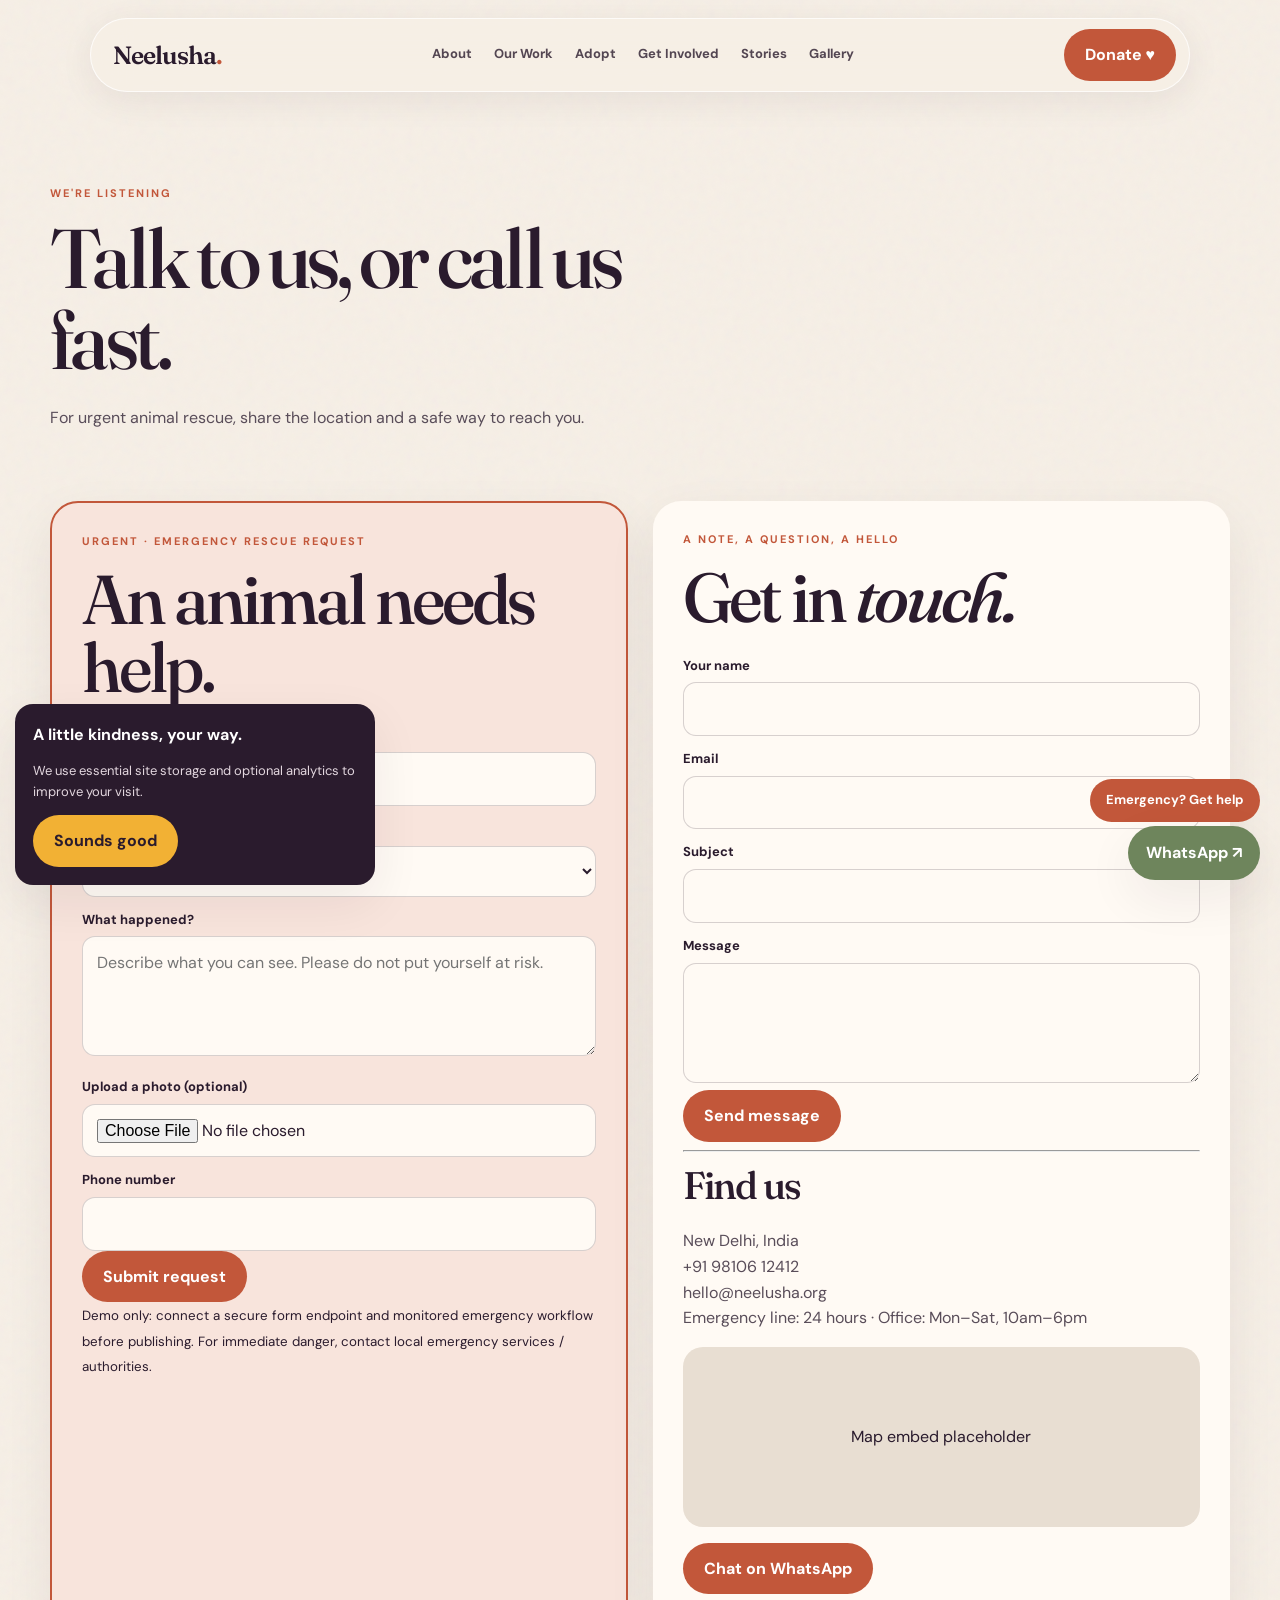
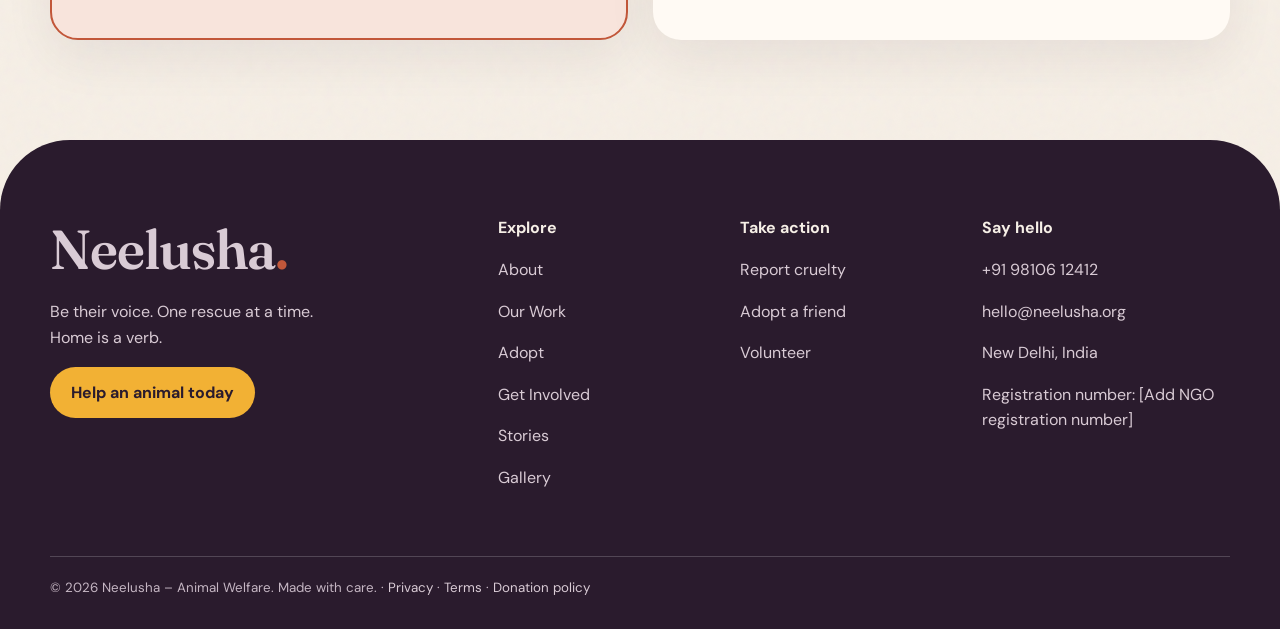
<file: contact.html>
<!doctype html><html lang="en"><head><meta charset="utf-8"><meta name="viewport" content="width=device-width,initial-scale=1"><title>Contact Neelusha – Animal Welfare</title><meta name="description" content="Neelusha – Animal Welfare: rescue, treatment, shelter and rehabilitation for animals in need."><meta property="og:title" content="Contact Neelusha – Animal Welfare"><meta property="og:description" content="Be their voice. One rescue at a time."><link rel="icon" href="assets/paw.svg"><link href="https://fonts.googleapis.com/css2?family=Caveat:wght@500;600&family=DM+Sans:wght@400;500;600;700&family=Fraunces:opsz,wght@9..144,400;9..144,500;9..144,600;9..144,700&display=swap" rel="stylesheet"><link rel="stylesheet" href="assets/style.css"><script type="application/ld+json">{"@context":"https://schema.org","@type":"NGO","name":"Neelusha – Animal Welfare","url":"https://example.org","description":"Animal rescue, treatment, shelter and rehabilitation NGO in India."}</script></head><body><div id="app"></div><script type="module" src="assets/app.js"></script></body></html>
</file>
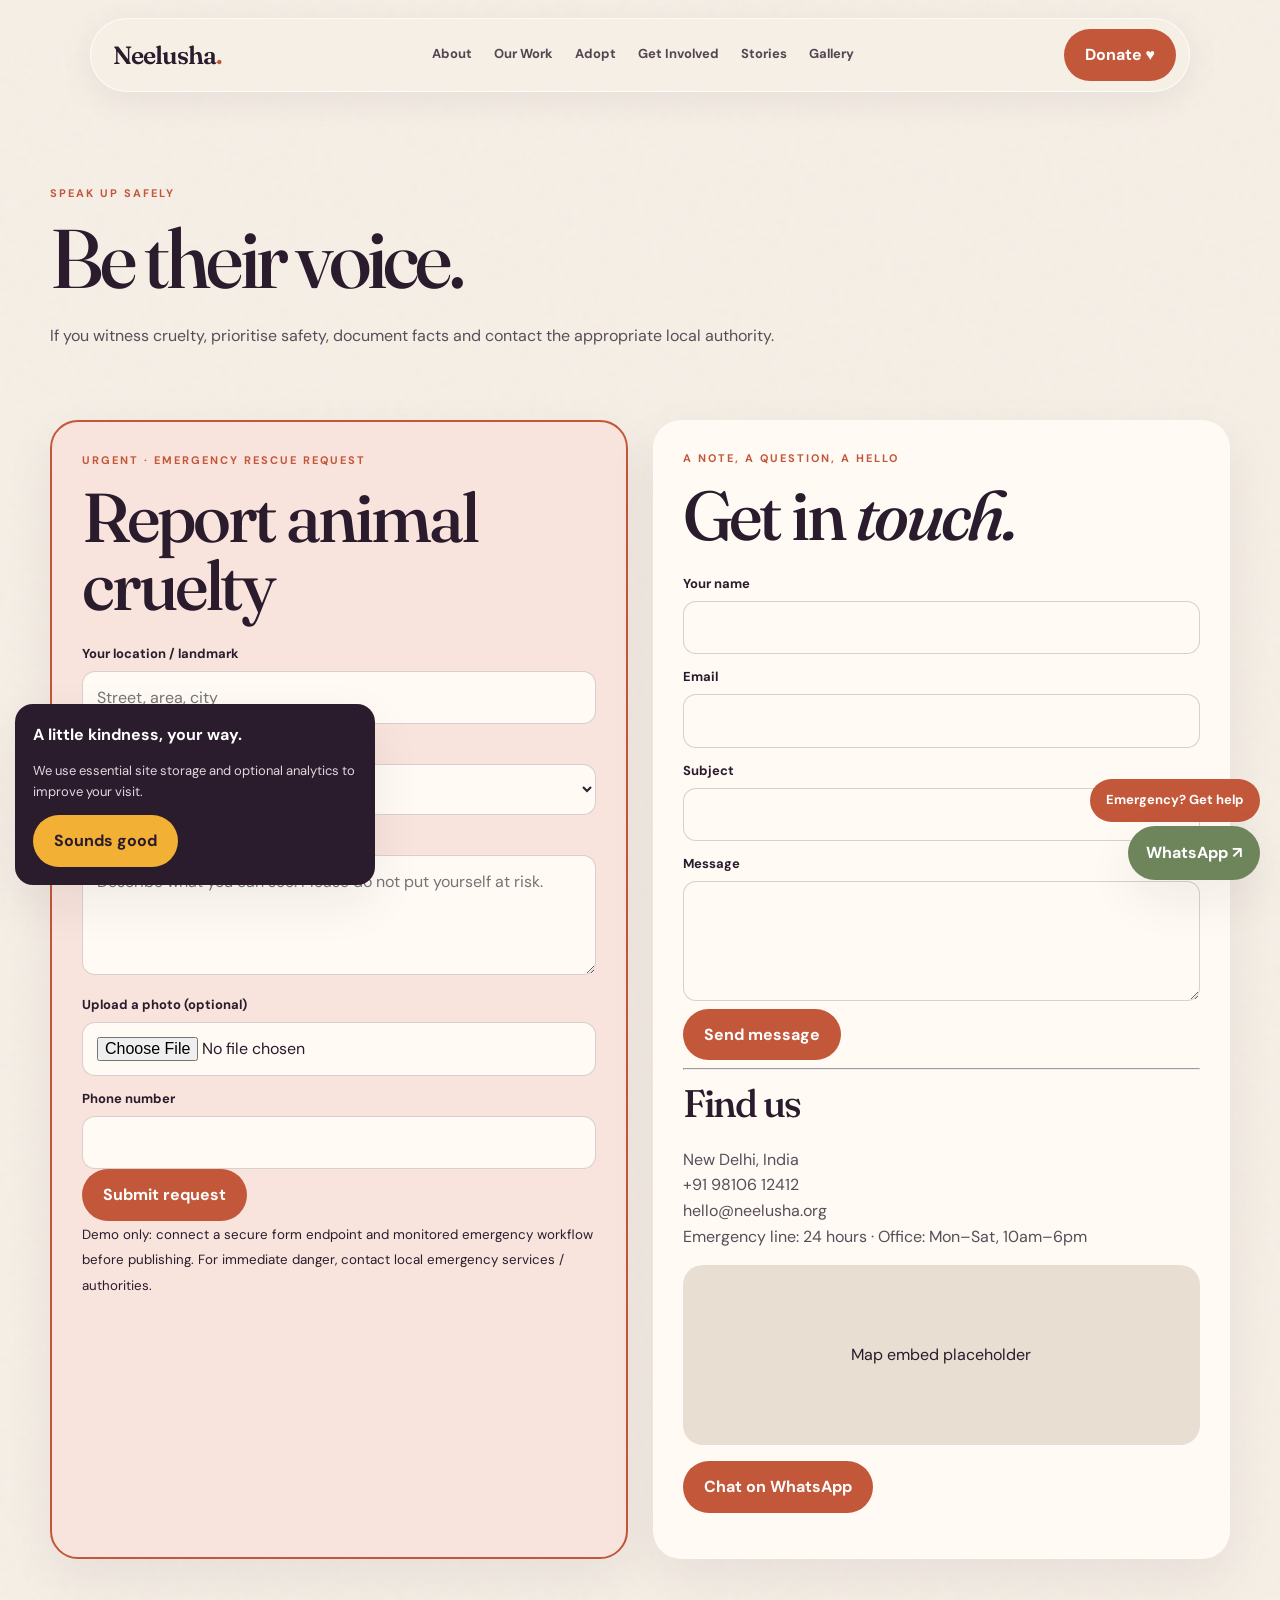
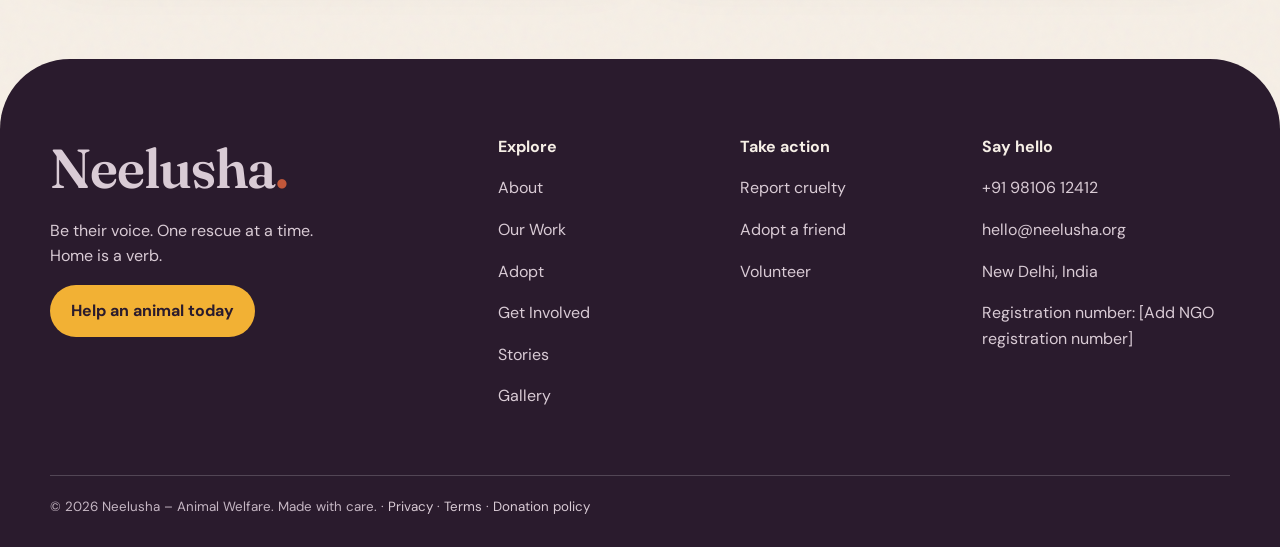
<file: cruelty.html>
<!doctype html><html lang="en"><head><meta charset="utf-8"><meta name="viewport" content="width=device-width,initial-scale=1"><title>Report Animal Cruelty – Neelusha</title><meta name="description" content="Neelusha – Animal Welfare: rescue, treatment, shelter and rehabilitation for animals in need."><meta property="og:title" content="Report Animal Cruelty – Neelusha"><meta property="og:description" content="Be their voice. One rescue at a time."><link rel="icon" href="assets/paw.svg"><link href="https://fonts.googleapis.com/css2?family=Caveat:wght@500;600&family=DM+Sans:wght@400;500;600;700&family=Fraunces:opsz,wght@9..144,400;9..144,500;9..144,600;9..144,700&display=swap" rel="stylesheet"><link rel="stylesheet" href="assets/style.css"><script type="application/ld+json">{"@context":"https://schema.org","@type":"NGO","name":"Neelusha – Animal Welfare","url":"https://example.org","description":"Animal rescue, treatment, shelter and rehabilitation NGO in India."}</script></head><body><div id="app"></div><script type="module" src="assets/app.js"></script></body></html>
</file>
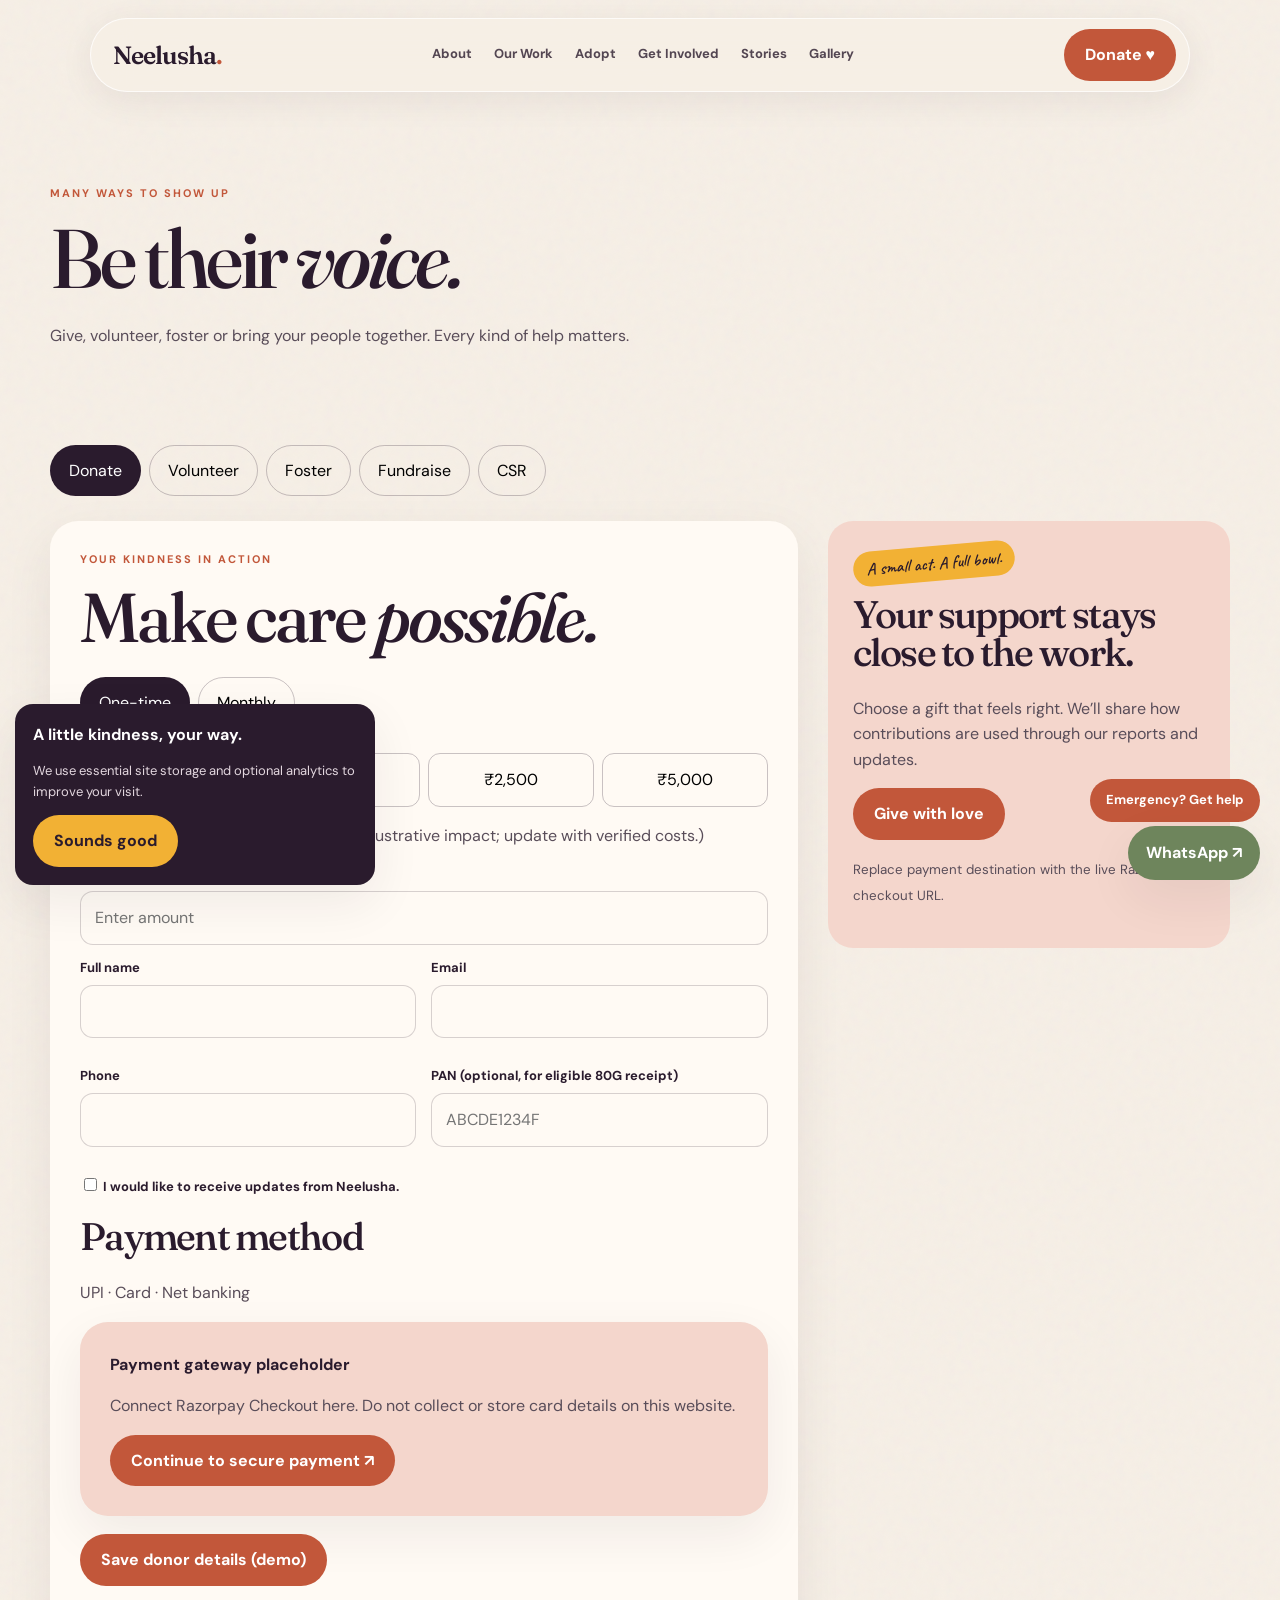
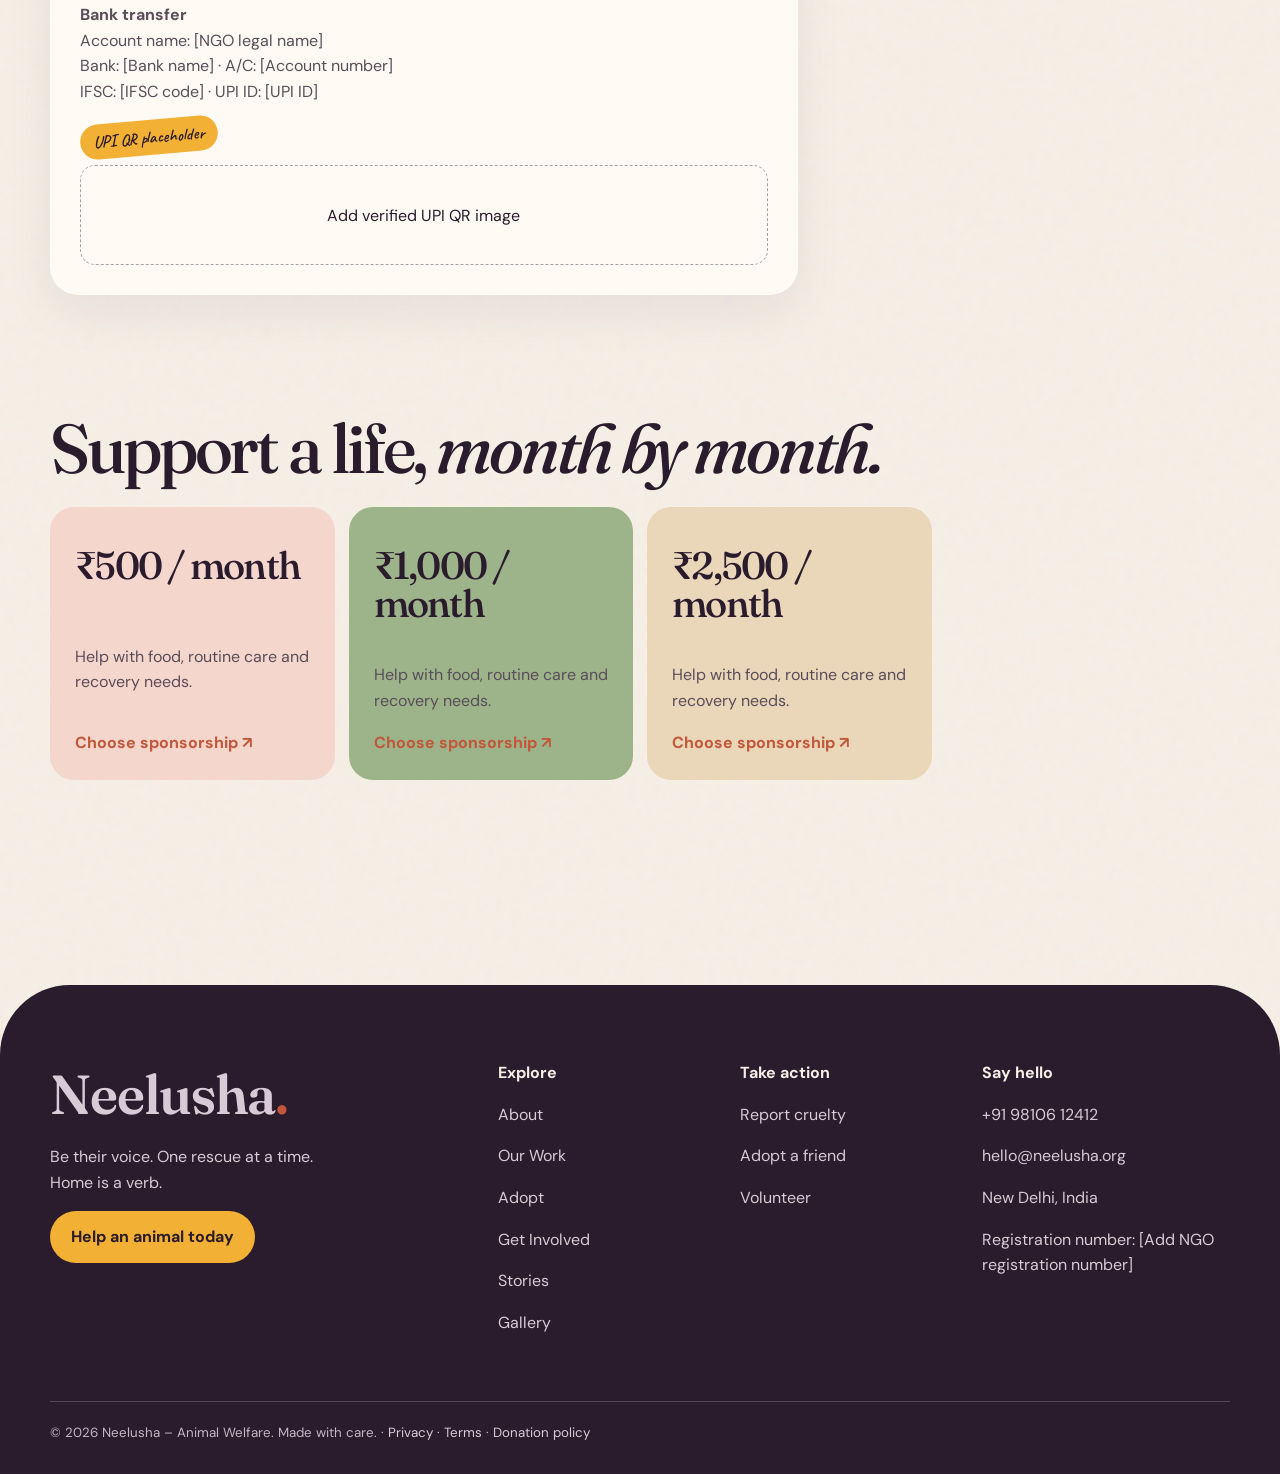
<file: involved.html>
<!doctype html><html lang="en"><head><meta charset="utf-8"><meta name="viewport" content="width=device-width,initial-scale=1"><title>Get Involved – Neelusha</title><meta name="description" content="Neelusha – Animal Welfare: rescue, treatment, shelter and rehabilitation for animals in need."><meta property="og:title" content="Get Involved – Neelusha"><meta property="og:description" content="Be their voice. One rescue at a time."><link rel="icon" href="assets/paw.svg"><link href="https://fonts.googleapis.com/css2?family=Caveat:wght@500;600&family=DM+Sans:wght@400;500;600;700&family=Fraunces:opsz,wght@9..144,400;9..144,500;9..144,600;9..144,700&display=swap" rel="stylesheet"><link rel="stylesheet" href="assets/style.css"><script type="application/ld+json">{"@context":"https://schema.org","@type":"NGO","name":"Neelusha – Animal Welfare","url":"https://example.org","description":"Animal rescue, treatment, shelter and rehabilitation NGO in India."}</script></head><body><div id="app"></div><script type="module" src="assets/app.js"></script></body></html>
</file>
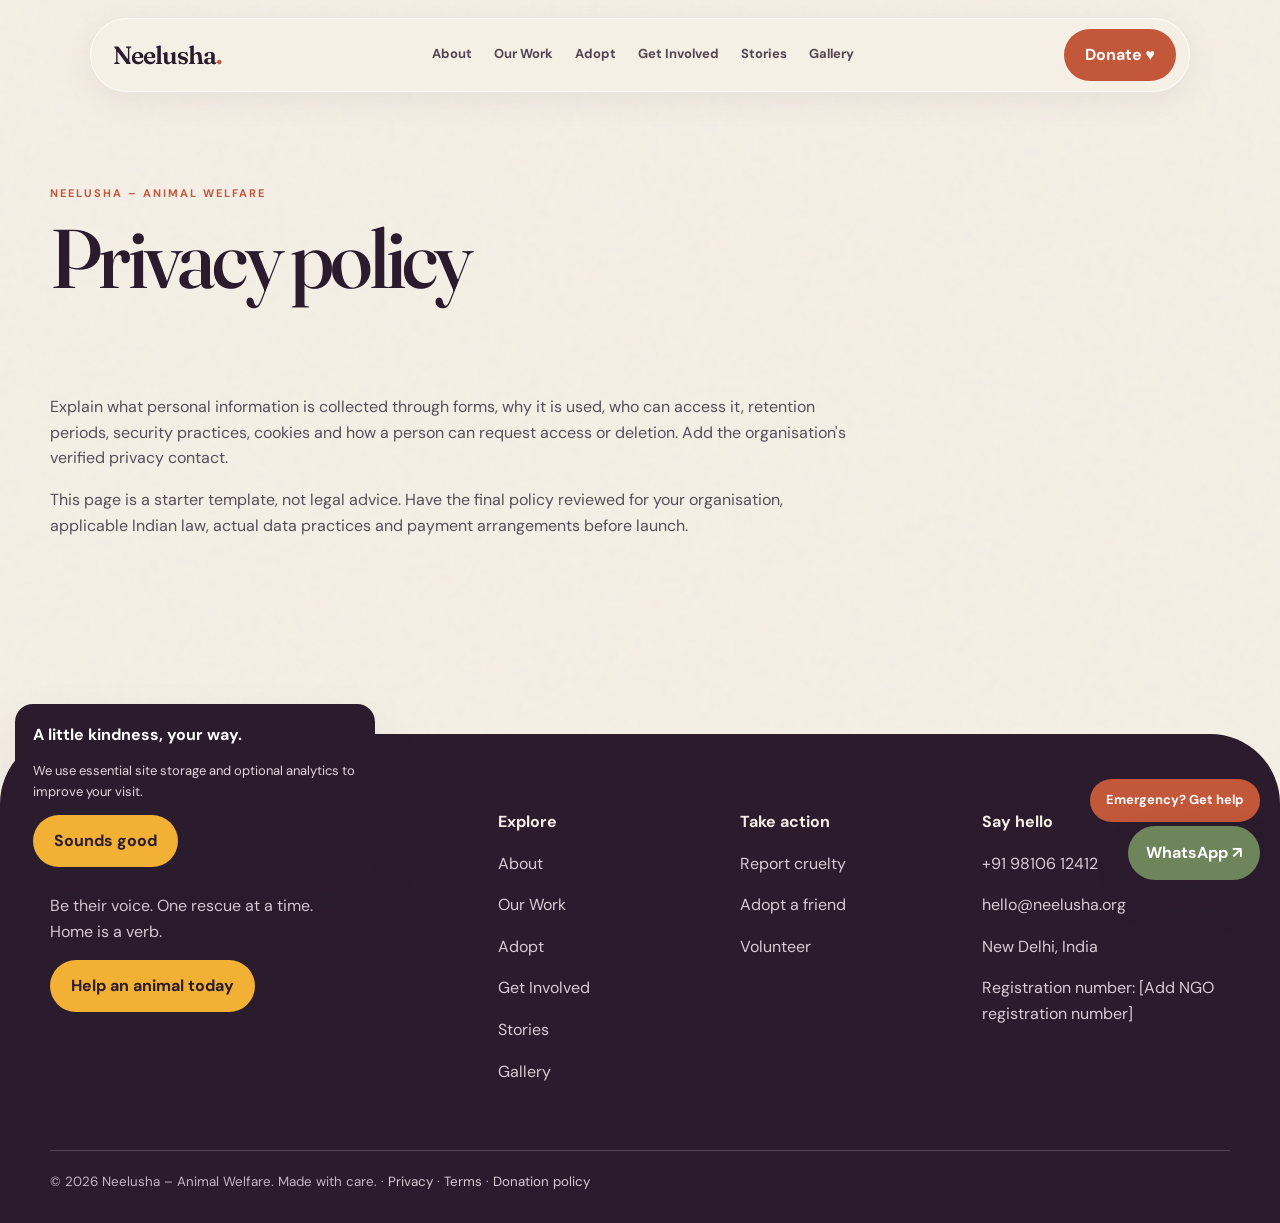
<file: privacy.html>
<!doctype html><html lang="en"><head><meta charset="utf-8"><meta name="viewport" content="width=device-width,initial-scale=1"><title>Privacy Policy – Neelusha</title><meta name="description" content="Neelusha – Animal Welfare: rescue, treatment, shelter and rehabilitation for animals in need."><meta property="og:title" content="Privacy Policy – Neelusha"><meta property="og:description" content="Be their voice. One rescue at a time."><link rel="icon" href="assets/paw.svg"><link href="https://fonts.googleapis.com/css2?family=Caveat:wght@500;600&family=DM+Sans:wght@400;500;600;700&family=Fraunces:opsz,wght@9..144,400;9..144,500;9..144,600;9..144,700&display=swap" rel="stylesheet"><link rel="stylesheet" href="assets/style.css"><script type="application/ld+json">{"@context":"https://schema.org","@type":"NGO","name":"Neelusha – Animal Welfare","url":"https://example.org","description":"Animal rescue, treatment, shelter and rehabilitation NGO in India."}</script></head><body><div id="app"></div><script type="module" src="assets/app.js"></script></body></html>
</file>
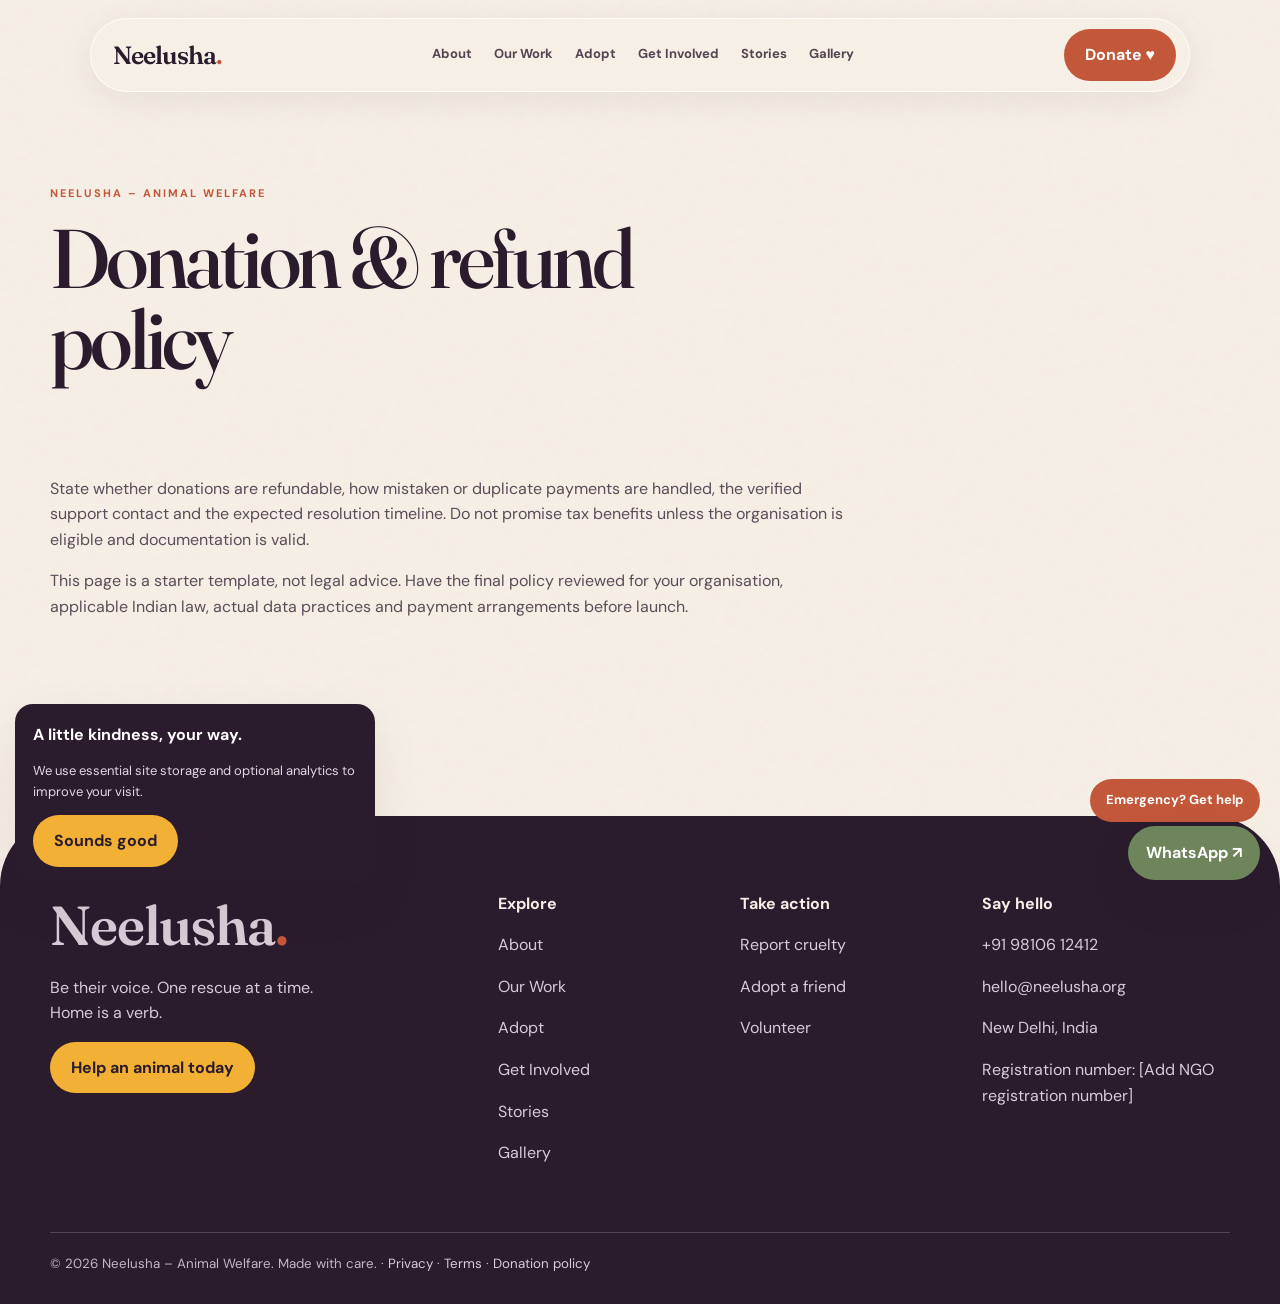
<file: refund.html>
<!doctype html><html lang="en"><head><meta charset="utf-8"><meta name="viewport" content="width=device-width,initial-scale=1"><title>Donation & Refund Policy – Neelusha</title><meta name="description" content="Neelusha – Animal Welfare: rescue, treatment, shelter and rehabilitation for animals in need."><meta property="og:title" content="Donation & Refund Policy – Neelusha"><meta property="og:description" content="Be their voice. One rescue at a time."><link rel="icon" href="assets/paw.svg"><link href="https://fonts.googleapis.com/css2?family=Caveat:wght@500;600&family=DM+Sans:wght@400;500;600;700&family=Fraunces:opsz,wght@9..144,400;9..144,500;9..144,600;9..144,700&display=swap" rel="stylesheet"><link rel="stylesheet" href="assets/style.css"><script type="application/ld+json">{"@context":"https://schema.org","@type":"NGO","name":"Neelusha – Animal Welfare","url":"https://example.org","description":"Animal rescue, treatment, shelter and rehabilitation NGO in India."}</script></head><body><div id="app"></div><script type="module" src="assets/app.js"></script></body></html>
</file>
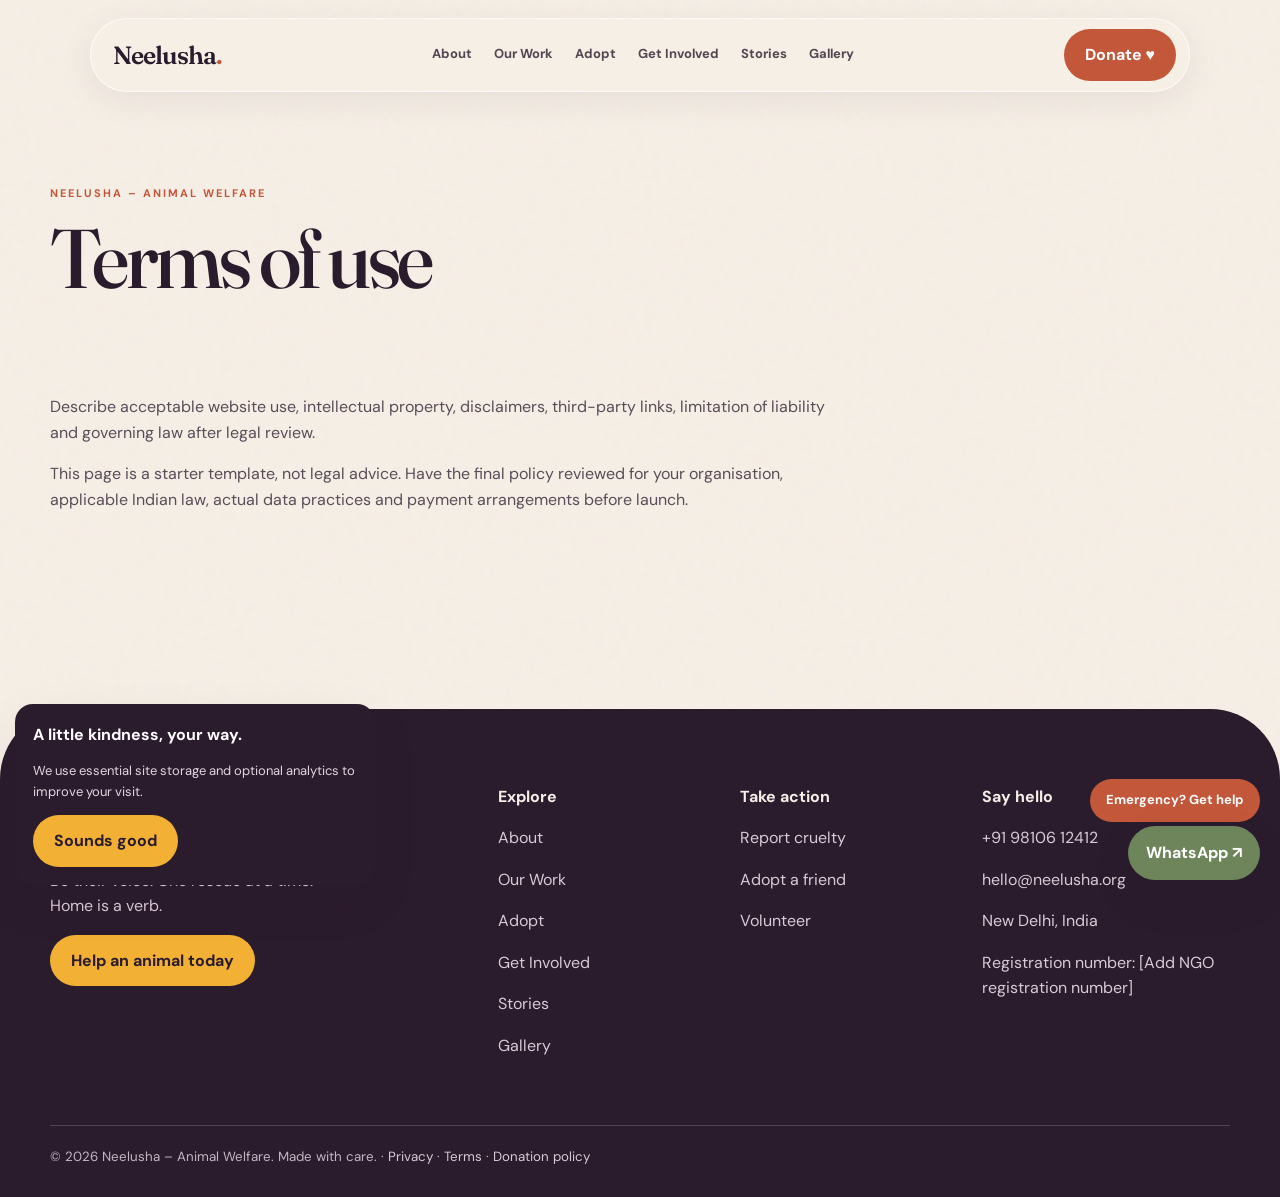
<file: terms.html>
<!doctype html><html lang="en"><head><meta charset="utf-8"><meta name="viewport" content="width=device-width,initial-scale=1"><title>Terms of Use – Neelusha</title><meta name="description" content="Neelusha – Animal Welfare: rescue, treatment, shelter and rehabilitation for animals in need."><meta property="og:title" content="Terms of Use – Neelusha"><meta property="og:description" content="Be their voice. One rescue at a time."><link rel="icon" href="assets/paw.svg"><link href="https://fonts.googleapis.com/css2?family=Caveat:wght@500;600&family=DM+Sans:wght@400;500;600;700&family=Fraunces:opsz,wght@9..144,400;9..144,500;9..144,600;9..144,700&display=swap" rel="stylesheet"><link rel="stylesheet" href="assets/style.css"><script type="application/ld+json">{"@context":"https://schema.org","@type":"NGO","name":"Neelusha – Animal Welfare","url":"https://example.org","description":"Animal rescue, treatment, shelter and rehabilitation NGO in India."}</script></head><body><div id="app"></div><script type="module" src="assets/app.js"></script></body></html>
</file>
<file: assets/style.css>
:root{--oat:#F6EFE6;--ink:#2A1B2D;--clay:#C2573A;--gold:#F2B134;--sage:#9DB38A;--blush:#F4D6CC;--white:#fffaf4;--serif:'Fraunces',Georgia,serif;--sans:'DM Sans',sans-serif;--hand:'Caveat',cursive;--radius:28px;--shadow:0 18px 50px #2a1b2d12}
*{box-sizing:border-box}html{scroll-behavior:smooth}body{margin:0;background:var(--oat);color:var(--ink);font-family:var(--sans);line-height:1.6;background-image:url("data:image/svg+xml,%3Csvg viewBox='0 0 180 180' xmlns='http://www.w3.org/2000/svg'%3E%3Cfilter id='n'%3E%3CfeTurbulence type='fractalNoise' baseFrequency='.8' numOctaves='3' stitchTiles='stitch'/%3E%3C/filter%3E%3Crect width='100%25' height='100%25' filter='url(%23n)' opacity='.035'/%3E%3C/svg%3E")}a{color:inherit;text-decoration:none}button,input,select,textarea{font:inherit}button{cursor:pointer}.wrap{width:min(1180px,calc(100% - 44px));margin:auto}.nav{position:fixed;z-index:30;top:18px;left:50%;transform:translateX(-50%);width:min(1100px,calc(100% - 32px));display:flex;align-items:center;justify-content:space-between;padding:10px 13px 10px 22px;border:1px solid #ffffffb8;border-radius:100px;background:#f6efe6d9;backdrop-filter:blur(18px);box-shadow:0 8px 35px #2a1b2d12}.brand{font:600 25px var(--serif);letter-spacing:-1px}.brand span{color:var(--clay)}.navlinks{display:flex;gap:22px;align-items:center;font-size:13px;font-weight:700}.navlinks a{opacity:.8}.navlinks a:hover{color:var(--clay)}.navright{display:flex;align-items:center;gap:10px}.pill{border:0;border-radius:100px;padding:13px 21px;background:var(--clay);color:white;font-weight:700;display:inline-flex;align-items:center;justify-content:center;gap:8px;transition:.25s;cursor:pointer}.pill:hover{transform:translateY(-3px);box-shadow:0 10px 20px #c2573a33}.pill.outline{background:transparent;border:1px solid var(--ink);color:var(--ink)}.pill.gold{background:var(--gold);color:var(--ink)}.menu{display:none;background:none;border:0;font-size:25px;color:var(--ink)}main{padding-top:110px}.hero{min-height:650px;display:grid;grid-template-columns:1.02fr .98fr;align-items:center;gap:30px;padding:55px 0 85px}.eyebrow{font-size:11px;letter-spacing:2px;text-transform:uppercase;font-weight:700;color:var(--clay)}h1,h2,h3{font-family:var(--serif);font-weight:500;line-height:.98;letter-spacing:-.045em;margin:15px 0 24px}h1{font-size:clamp(3.4rem,7vw,7rem);max-width:700px}h2{font-size:clamp(2.7rem,5.4vw,5.3rem)}h3{font-size:clamp(1.6rem,3vw,2.5rem)}.italic{font-style:italic;color:var(--gold);position:relative;white-space:nowrap}.italic:after{content:"";position:absolute;left:0;right:0;bottom:-7px;height:9px;border-bottom:3px wavy var(--clay);transform:rotate(-2deg)}p{color:#594d59}.hero p{font-size:17px;max-width:510px}.actions{display:flex;gap:12px;flex-wrap:wrap;margin-top:30px}.hero-art{height:530px;position:relative}.arch{position:absolute;inset:15px 55px 0 55px;border-radius:48% 48% 24px 24px/38% 38% 24px 24px;overflow:hidden;transform:rotate(2deg);box-shadow:var(--shadow)}.arch img,.photo img{width:100%;height:100%;object-fit:cover}.float-photo{position:absolute;width:175px;height:190px;border:9px solid var(--white);box-shadow:var(--shadow);overflow:hidden;border-radius:48% 48% 20px 20px}.float-photo.one{left:0;bottom:30px;transform:rotate(-8deg)}.float-photo.two{right:0;top:25px;transform:rotate(8deg)}.seal{position:absolute;right:5px;bottom:48px;width:120px;height:120px;border-radius:50%;background:var(--gold);display:grid;place-items:center;text-align:center;font:600 16px var(--hand);transform:rotate(12deg);border:2px dashed var(--ink)}.ticker{background:var(--clay);color:white;overflow:hidden;padding:16px 0;white-space:nowrap;font:600 18px var(--serif);letter-spacing:3px}.ticker span{display:inline-block;animation:marquee 25s linear infinite}@keyframes marquee{to{transform:translateX(-50%)}}.section{padding:105px 0}.section-head{display:flex;justify-content:space-between;align-items:end;gap:25px;margin-bottom:38px}.section-head p{max-width:360px}.bento{display:grid;grid-template-columns:repeat(4,1fr);grid-auto-rows:220px;gap:16px}.tile{border-radius:var(--radius);padding:28px;position:relative;overflow:hidden;background:var(--blush);transition:.35s;box-shadow:0 8px 24px #2a1b2d08}.tile:nth-child(2),.tile:nth-child(5){background:var(--sage)}.tile:nth-child(3){grid-column:span 2;background:#ead6b9}.tile:nth-child(4){grid-row:span 2;background:#e7c7bb}.tile:nth-child(6){grid-column:span 2;background:#e7d9c9}.tile:hover{transform:translateY(-7px) rotate(-.5deg)}.tile .icon{font-size:28px;color:var(--clay)}.tile h3{font-size:29px;margin:25px 0 8px}.tile p{margin:0;max-width:260px}.tile .reveal{opacity:0;transform:translateY(10px);transition:.3s;font-size:13px;margin-top:12px}.tile:hover .reveal{opacity:1;transform:none}.quote-band{background:var(--sage);padding:100px 0;border-radius:0 100px 0 100px}.quote-band blockquote{font:500 clamp(2.5rem,5vw,5rem)/1.05 var(--serif);letter-spacing:-.04em;margin:0;max-width:1000px}.quote-band blockquote em{color:#fffaf4}.stats{display:grid;grid-template-columns:repeat(4,1fr);gap:20px}.stat{border-top:1px solid #2a1b2d45;padding-top:22px}.stat strong{font:500 clamp(3rem,5vw,5rem) var(--serif);display:block;color:var(--clay)}.stat span{font-size:13px;font-weight:700}.cards{display:grid;grid-template-columns:repeat(3,1fr);gap:20px}.story-card,.animal-card,.article-card{background:var(--white);border-radius:24px;overflow:hidden;box-shadow:var(--shadow);transition:.3s}.story-card:hover,.animal-card:hover,.article-card:hover{transform:translateY(-6px) rotate(.3deg)}.photo{height:245px;overflow:hidden;position:relative}.photo img{transition:transform .5s}.story-card:hover img,.article-card:hover img{transform:scale(1.05)}.card-body{padding:23px}.hand{font:600 23px var(--hand);color:var(--clay)}.toggle{display:flex;gap:8px;margin-top:15px}.toggle button,.filter button{border:1px solid #2a1b2d30;background:transparent;border-radius:99px;padding:8px 13px;font-size:12px}.toggle button.active,.filter button.active{background:var(--ink);color:white}.timeline{max-width:780px;margin:40px auto 0;border-left:2px dashed var(--clay);padding-left:35px}.time-item{position:relative;padding:0 0 30px}.time-item:before{content:"🐾";position:absolute;left:-51px;top:0;background:var(--oat);font-size:21px}.time-item strong{color:var(--clay);font-size:13px;letter-spacing:1px}.ways{display:grid;grid-template-columns:repeat(4,1fr);gap:14px}.way{background:var(--blush);padding:25px;border-radius:24px;min-height:210px;display:flex;flex-direction:column;justify-content:space-between}.way:nth-child(2){background:var(--sage)}.way:nth-child(3){background:#ead6b9}.way:nth-child(4){background:#e5d2c8}.way a{font-weight:700;color:var(--clay)}.testimonials{display:grid;grid-template-columns:repeat(3,1fr);gap:16px}.note{background:#fffaf4;padding:28px;border-radius:4px 24px 24px;box-shadow:var(--shadow);transform:rotate(-1deg)}.note:nth-child(2){transform:rotate(1.5deg)}.note p{font:500 20px var(--hand);color:var(--ink)}.wall{display:grid;grid-template-columns:repeat(6,1fr);grid-auto-rows:130px;gap:10px}.wall img{width:100%;height:100%;object-fit:cover;border-radius:18px}.wall img:nth-child(2),.wall img:nth-child(5){grid-row:span 2}.newsletter{background:var(--gold);padding:55px;border-radius:34px;display:flex;justify-content:space-between;align-items:center;gap:30px}.newsletter h2{font-size:clamp(2rem,4vw,3.5rem);margin:0}.newsletter form{display:flex;gap:8px;max-width:420px;width:100%}input,select,textarea{width:100%;border:1px solid #2a1b2d30;border-radius:13px;background:#fffaf4;padding:13px 14px;color:var(--ink)}textarea{min-height:120px;resize:vertical}label{font-size:13px;font-weight:700;display:block;margin:13px 0 6px}.footer{background:var(--ink);color:var(--oat);padding:75px 0 30px;margin-top:100px;border-radius:70px 70px 0 0}.footer p,.footer a{color:#d9cbd5}.footgrid{display:grid;grid-template-columns:2fr 1fr 1fr 1.2fr;gap:35px}.footer .brand{font-size:55px}.footer small{display:block;border-top:1px solid #ffffff30;margin-top:50px;padding-top:20px;color:#c5b6c3}.page-hero{padding:75px 0 55px;max-width:950px}.page-hero h1{font-size:clamp(3rem,6.5vw,6.4rem)}.split{display:grid;grid-template-columns:1fr 1fr;gap:45px;align-items:center}.split .photo{height:480px;border-radius:48% 48% 22px 22px;overflow:hidden}.soft{background:#e5eadc;border-radius:50px;padding:75px 0}.sticker-grid{display:grid;grid-template-columns:repeat(4,1fr);gap:15px}.sticker{background:var(--blush);padding:25px;border-radius:24px;transform:rotate(-2deg);min-height:150px}.sticker:nth-child(even){transform:rotate(2deg);background:var(--gold)}.work-layout{display:grid;grid-template-columns:240px 1fr;gap:45px}.side-nav{position:sticky;top:110px;align-self:start;display:grid;gap:12px}.side-nav a{font-size:13px;padding:10px;border-left:2px solid #d3c5bd}.work-item{padding:30px 0 80px;border-bottom:1px solid #2a1b2d24;scroll-margin-top:100px}.work-item .photo{height:360px;border-radius:40px}.facts{display:flex;gap:10px;flex-wrap:wrap;margin:18px 0}.facts span{background:var(--blush);padding:8px 13px;border-radius:99px;font-size:12px}.filters{display:flex;gap:8px;flex-wrap:wrap;margin:25px 0}.animal-grid{display:grid;grid-template-columns:repeat(4,1fr);gap:18px}.animal-card{padding:10px}.animal-card .photo{height:230px;border-radius:18px}.animal-card .card-body{padding:12px}.animal-card h3{font-size:26px;margin:5px 0}.polaroid{transform:rotate(-1deg)}.form-panel{background:var(--white);padding:30px;border-radius:28px;box-shadow:var(--shadow)}.form-grid{display:grid;grid-template-columns:1fr 1fr;gap:15px}.form-grid .full{grid-column:1/-1}.tabs{display:flex;gap:8px;flex-wrap:wrap;margin:25px 0}.tabs button{border:1px solid #2a1b2d40;background:transparent;border-radius:99px;padding:12px 18px}.tabs button.active{background:var(--ink);color:white}.donate-layout{display:grid;grid-template-columns:1.3fr .7fr;gap:30px;align-items:start}.amounts{display:grid;grid-template-columns:repeat(4,1fr);gap:8px;margin:15px 0}.amounts button{border:1px solid #2a1b2d40;border-radius:12px;background:transparent;padding:13px}.amounts button.active{background:var(--gold);border-color:var(--gold)}.sticky-donate{position:sticky;top:110px;background:var(--blush);padding:25px;border-radius:25px}.article-grid{display:grid;grid-template-columns:repeat(3,1fr);gap:20px}.feature-article{display:grid;grid-template-columns:1.2fr .8fr;gap:35px;align-items:center;background:#e9dfd2;padding:20px;border-radius:30px;margin-bottom:35px}.feature-article .photo{height:360px;border-radius:24px}.contact-grid{display:grid;grid-template-columns:1fr 1fr;gap:25px}.emergency{border:2px solid var(--clay);background:#f8e4dc}.faq details{padding:18px 0;border-bottom:1px solid #2a1b2d30}.faq summary{font-weight:700;cursor:pointer}.cookie{position:fixed;z-index:40;bottom:15px;left:15px;max-width:360px;background:var(--ink);color:white;padding:18px;border-radius:18px;box-shadow:var(--shadow);display:none}.cookie p{color:#e3d7df;font-size:13px}.wa{position:fixed;right:20px;bottom:20px;z-index:25;background:#6e855c;color:white;border-radius:99px;padding:14px 18px;font-weight:700;box-shadow:var(--shadow)}.emergency-pill{position:fixed;right:20px;bottom:78px;z-index:25;background:var(--clay);color:white;border-radius:99px;padding:11px 16px;font-size:13px;font-weight:700}.modal{position:fixed;inset:0;background:#2a1b2dbb;z-index:60;display:none;justify-content:flex-end}.modal.open{display:flex}.drawer{width:min(520px,100%);height:100%;overflow:auto;background:var(--oat);padding:35px}.close{float:right;border:0;background:transparent;font-size:28px}.toast{position:fixed;z-index:50;bottom:25px;left:50%;transform:translateX(-50%);background:var(--ink);color:white;padding:12px 20px;border-radius:99px;display:none}.fade{opacity:0;transform:translateY(22px);transition:.7s}.fade.visible{opacity:1;transform:none}.badge{display:inline-block;background:var(--gold);padding:7px 13px;border-radius:99px;font:600 17px var(--hand);transform:rotate(-5deg)}.donut{width:210px;height:210px;border-radius:50%;background:conic-gradient(var(--clay) 0 50%,var(--gold) 50% 75%,var(--sage) 75% 90%,#d9b8ad 90%);position:relative;margin:20px auto}.donut:after{content:"₹100";position:absolute;inset:25%;border-radius:50%;background:var(--oat);display:grid;place-items:center;font:500 30px var(--serif)}.gallery{columns:4 220px;column-gap:12px}.gallery img{width:100%;border-radius:18px;margin:0 0 12px;break-inside:avoid;cursor:pointer}.mobile-menu{display:none}
@media(max-width:900px){.navlinks{display:none}.menu{display:block}.hero{grid-template-columns:1fr;padding-top:30px}.hero-art{height:440px}.bento{grid-template-columns:repeat(2,1fr)}.tile:nth-child(3),.tile:nth-child(6){grid-column:span 1}.tile:nth-child(4){grid-row:span 1}.stats,.ways,.sticker-grid{grid-template-columns:repeat(2,1fr)}.animal-grid{grid-template-columns:repeat(2,1fr)}.work-layout{grid-template-columns:1fr}.side-nav{position:relative;top:auto;display:flex;overflow:auto}.side-nav a{white-space:nowrap}.donate-layout{grid-template-columns:1fr}.sticky-donate{position:relative;top:auto}.footgrid{grid-template-columns:1fr 1fr}.mobile-menu{position:fixed;inset:0;background:var(--oat);z-index:29;display:none;padding:100px 35px 35px}.mobile-menu.open{display:flex;flex-direction:column;gap:18px}.mobile-menu a{font:500 38px var(--serif)}}
@media(max-width:600px){.wrap{width:calc(100% - 30px)}main{padding-top:95px}.hero{min-height:0;padding:30px 0 55px}.hero-art{height:360px}.arch{inset:10px 35px 0}.float-photo{width:115px;height:130px}.seal{width:90px;height:90px;font-size:13px}.section{padding:65px 0}.section-head{display:block}.bento{grid-auto-rows:auto}.tile{min-height:200px;padding:22px}.tile h3{font-size:24px}.stats,.cards,.ways,.testimonials,.contact-grid,.split,.feature-article,.form-grid{grid-template-columns:1fr}.wall{grid-template-columns:repeat(3,1fr);grid-auto-rows:100px}.newsletter{padding:30px;display:block}.newsletter form{margin-top:20px}.animal-grid,.article-grid{grid-template-columns:repeat(2,1fr);gap:10px}.animal-card .photo{height:160px}.footgrid{grid-template-columns:1fr}.footer{border-radius:35px 35px 0 0}.page-hero{padding:45px 0 30px}.amounts{grid-template-columns:repeat(2,1fr)}.drawer{padding:25px}.split .photo{height:330px}}
</file>
